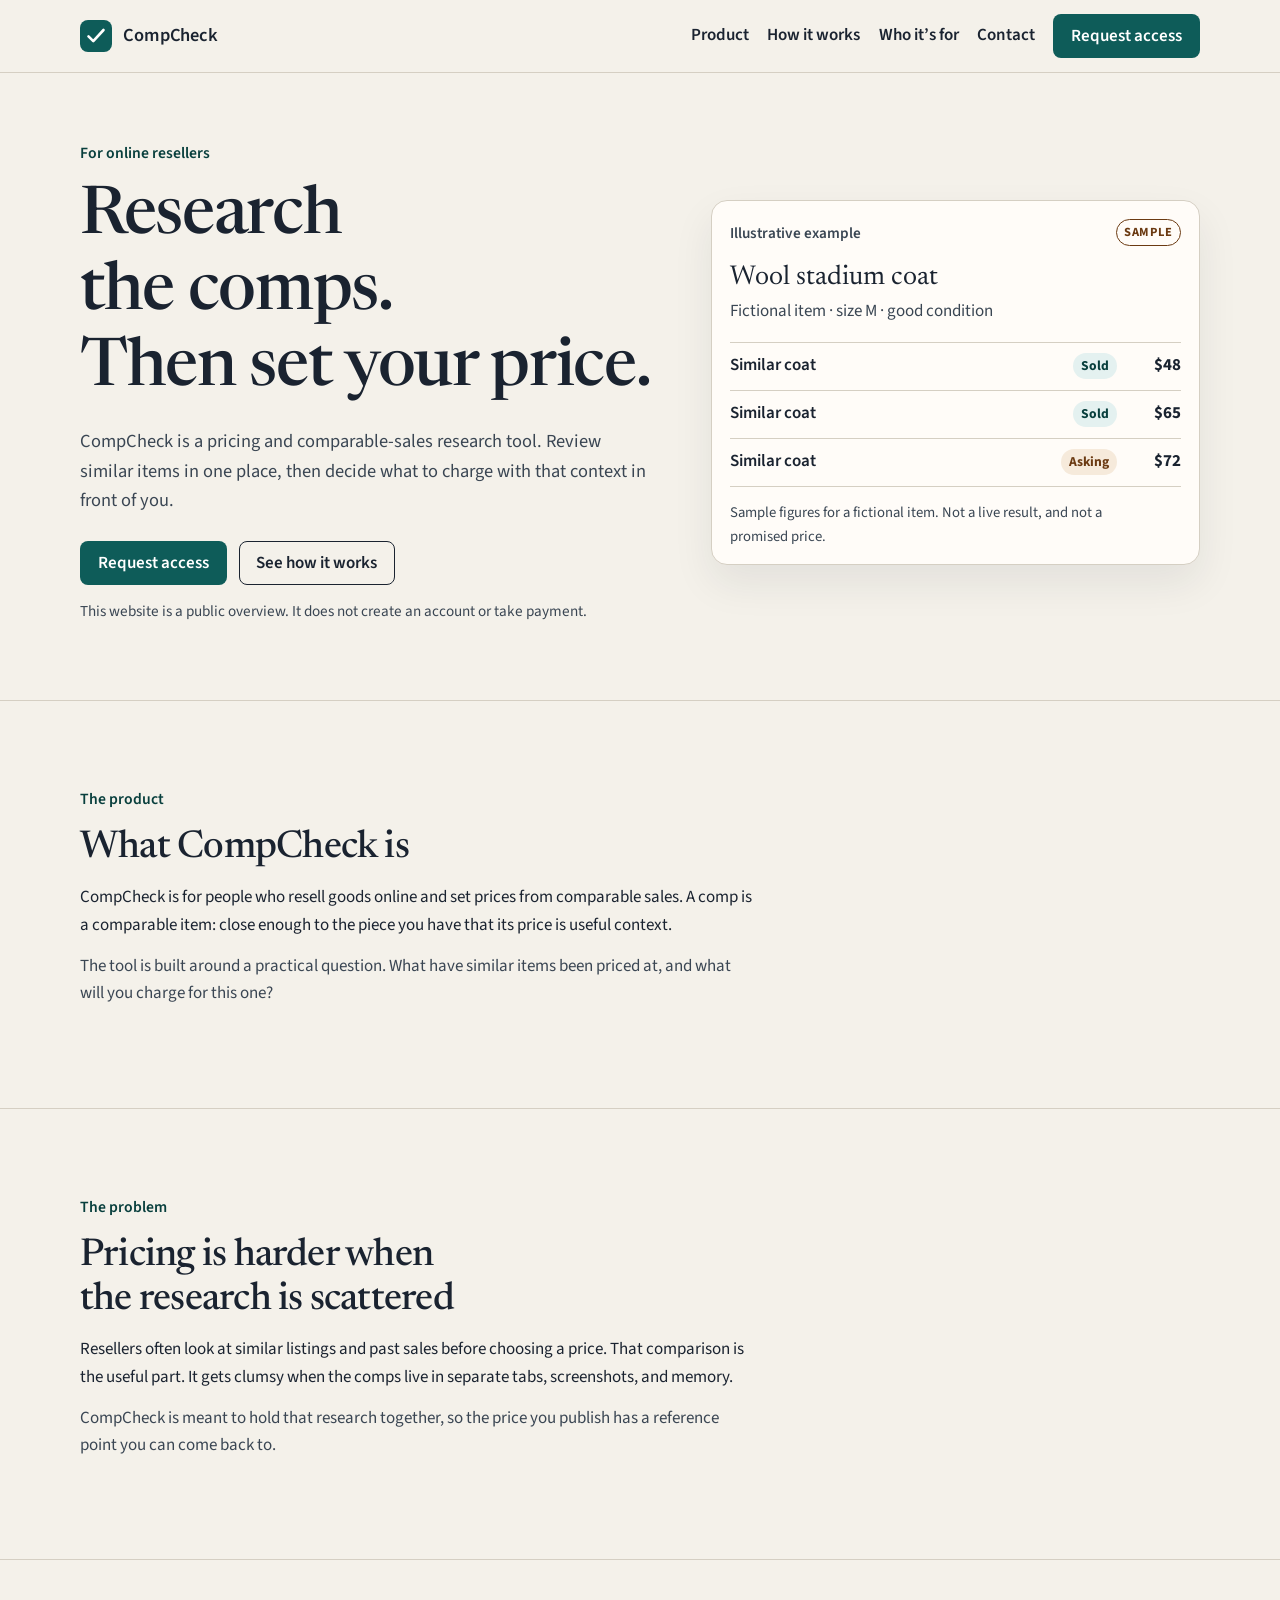
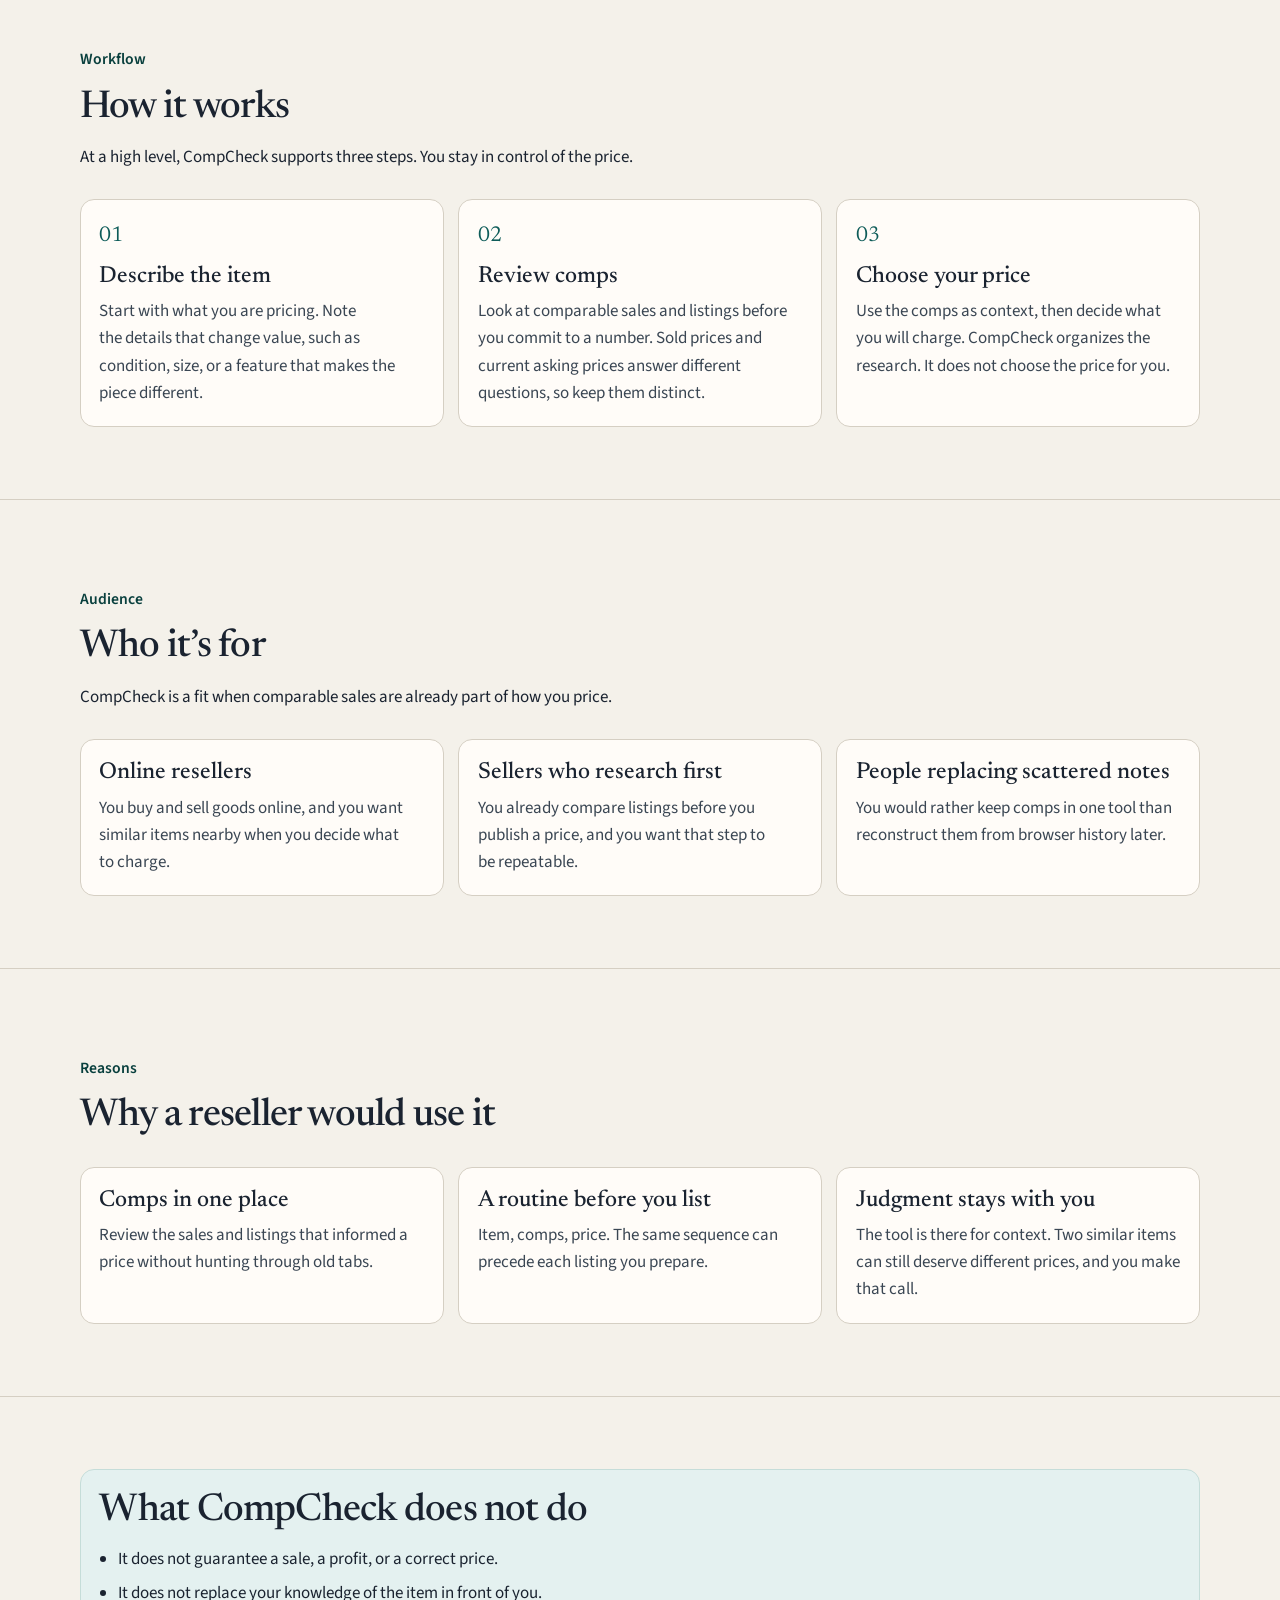
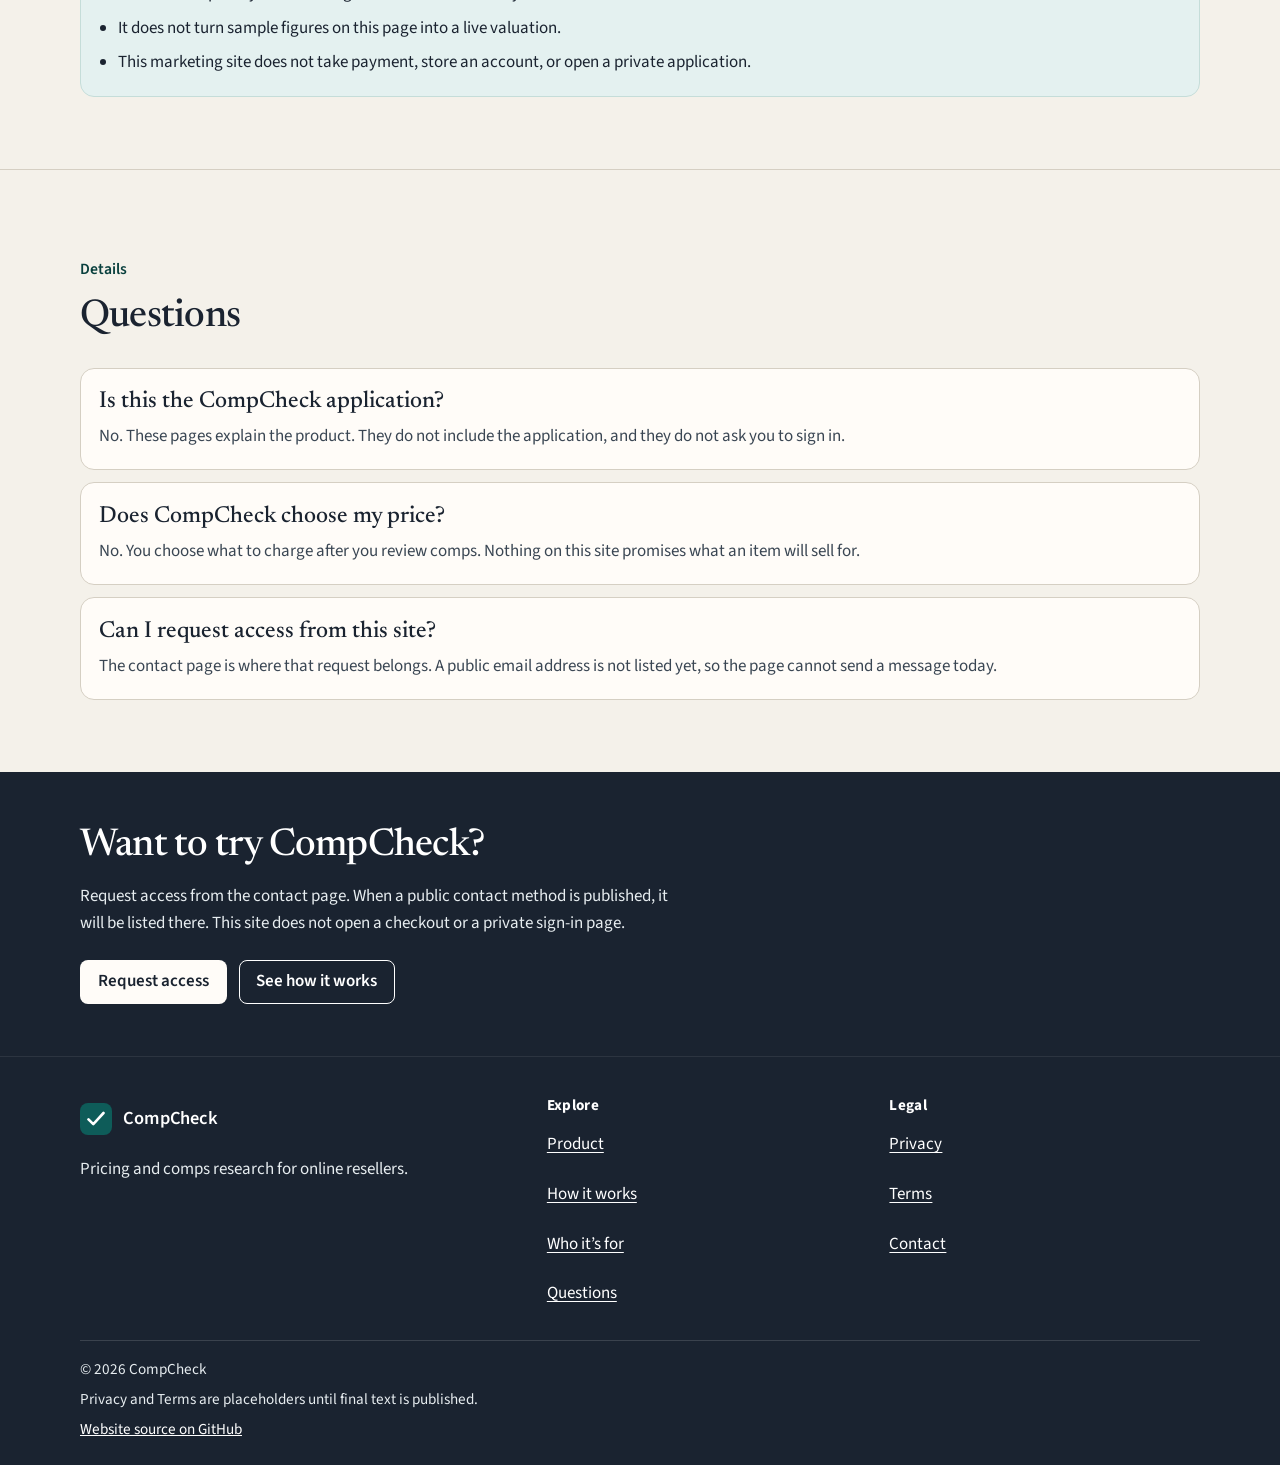
<file: site/index.html>
<!DOCTYPE html>
<html lang="en">
<head>
  <meta charset="utf-8">
  <meta name="viewport" content="width=device-width, initial-scale=1">
  <title>CompCheck — Reseller pricing and comps research</title>
  <meta name="description" content="CompCheck helps online resellers review comparable sales before they choose a price. A public overview of the pricing and comps research tool.">
  <link rel="canonical" href="https://trippythrifter.github.io/COMPCHECK-homepage/">
  <meta name="theme-color" content="#f4f1ea">
  <meta property="og:title" content="CompCheck — Reseller pricing and comps research">
  <meta property="og:description" content="CompCheck helps online resellers review comparable sales before they choose a price.">
  <meta property="og:type" content="website">
  <meta property="og:url" content="https://trippythrifter.github.io/COMPCHECK-homepage/">
  <meta property="og:image" content="https://trippythrifter.github.io/COMPCHECK-homepage/assets/og.png">
  <meta property="og:image:alt" content="CompCheck: research the comps, then set your price.">
  <meta name="twitter:card" content="summary_large_image">
  <meta name="twitter:title" content="CompCheck — Reseller pricing and comps research">
  <meta name="twitter:description" content="CompCheck helps online resellers review comparable sales before they choose a price.">
  <meta name="twitter:image" content="https://trippythrifter.github.io/COMPCHECK-homepage/assets/og.png">
  <link rel="icon" href="assets/favicon.svg" type="image/svg+xml">
  <link rel="icon" href="assets/favicon-32.png" type="image/png" sizes="32x32">
  <link rel="apple-touch-icon" href="assets/apple-touch-icon.png">
  <link rel="preload" href="assets/fonts/source-sans-3-latin.woff2" as="font" type="font/woff2" crossorigin>
  <link rel="preload" href="assets/fonts/newsreader-latin.woff2" as="font" type="font/woff2" crossorigin>
  <link rel="stylesheet" href="css/styles.css">
  <script type="application/ld+json">
  {
    "@context": "https://schema.org",
    "@type": "WebSite",
    "name": "CompCheck",
    "description": "Pricing and comps research for online resellers.",
    "url": "https://trippythrifter.github.io/COMPCHECK-homepage/"
  }
  </script>
  <noscript>
    <style>
      .nav-toggle { display: none !important; }
      .header-inner { flex-wrap: wrap; }
      .site-nav {
        display: flex !important;
        position: static !important;
        flex-direction: column;
        flex-basis: 100%;
        padding-bottom: 0.8rem;
      }
      @media (min-width: 960px) {
        .site-nav {
          flex-direction: row !important;
          align-items: center;
          flex-basis: auto;
          margin-left: auto;
          padding-bottom: 0;
        }
      }
    </style>
  </noscript>
</head>
<body>
  <a class="skip-link" href="#content">Skip to content</a>
  <header class="site-header">
    <div class="wrap header-inner">
      <a class="brand" href="index.html">
        <svg class="brand-mark" width="32" height="32" viewBox="0 0 32 32" aria-hidden="true">
          <rect width="32" height="32" rx="8" fill="#0e5c59"/>
          <path d="M8.5 16.4 13.3 21.2 23.5 10" fill="none" stroke="#ffffff" stroke-width="2.6" stroke-linecap="round" stroke-linejoin="round"/>
        </svg>
        <span class="brand-name">CompCheck</span>
      </a>
      <button class="nav-toggle" type="button" aria-expanded="false" aria-controls="site-menu">
        <span class="nav-toggle-bars" aria-hidden="true"><span></span><span></span><span></span></span>
        <span class="nav-toggle-text">Menu</span>
      </button>
      <nav id="site-menu" class="site-nav" aria-label="Primary">
        <ul class="nav-links">
          <li><a href="#product">Product</a></li>
          <li><a href="#how-it-works">How it works</a></li>
          <li><a href="#who-its-for">Who it’s for</a></li>
          <li><a href="contact.html">Contact</a></li>
        </ul>
        <a class="button button-primary" href="contact.html#request">Request access</a>
      </nav>
    </div>
  </header>

  <main id="content">
    <section class="hero" aria-labelledby="hero-title">
      <div class="wrap hero-grid">
        <div>
          <p class="kicker">For online resellers</p>
          <h1 id="hero-title">Research the comps. <span class="line">Then set your price.</span></h1>
          <p class="lede">CompCheck is a pricing and comparable-sales research tool. Review similar items in one place, then decide what to charge with that context in front of you.</p>
          <div class="hero-actions">
            <a class="button button-primary" href="contact.html#request">Request access</a>
            <a class="button button-secondary" href="#how-it-works">See how it works</a>
          </div>
          <p class="fine-print">This website is a public overview. It does not create an account or take payment.</p>
        </div>

        <aside class="hero-example" aria-labelledby="example-title">
          <div class="example-top">
            <p class="example-label" id="example-title">Illustrative example</p>
            <p class="sample-stamp">Sample</p>
          </div>
          <p class="example-item">Wool stadium coat</p>
          <p class="example-meta">Fictional item · size M · good condition</p>
          <ul class="comp-list" aria-describedby="sample-note">
            <li>
              <span class="comp-name">Similar coat</span>
              <span class="comp-status comp-status-sold">Sold</span>
              <span class="comp-price">$48</span>
            </li>
            <li>
              <span class="comp-name">Similar coat</span>
              <span class="comp-status comp-status-sold">Sold</span>
              <span class="comp-price">$65</span>
            </li>
            <li>
              <span class="comp-name">Similar coat</span>
              <span class="comp-status comp-status-asking">Asking</span>
              <span class="comp-price">$72</span>
            </li>
          </ul>
          <p class="sample-note" id="sample-note">Sample figures for a fictional item. Not a live result, and not a promised price.</p>
        </aside>
      </div>
    </section>

    <section class="section" id="product" aria-labelledby="product-title">
      <div class="wrap">
        <div class="section-intro stack">
          <p class="kicker">The product</p>
          <h2 id="product-title">What CompCheck is</h2>
          <p>CompCheck is for people who resell goods online and set prices from comparable sales. A comp is a comparable item: close enough to the piece you have that its price is useful context.</p>
          <p>The tool is built around a practical question. What have similar items been priced at, and what will you charge for this one?</p>
        </div>
      </div>
    </section>

    <section class="section" id="problem" aria-labelledby="problem-title">
      <div class="wrap">
        <div class="section-intro stack">
          <p class="kicker">The problem</p>
          <h2 id="problem-title">Pricing is harder when the research is scattered</h2>
          <p>Resellers often look at similar listings and past sales before choosing a price. That comparison is the useful part. It gets clumsy when the comps live in separate tabs, screenshots, and memory.</p>
          <p>CompCheck is meant to hold that research together, so the price you publish has a reference point you can come back to.</p>
        </div>
      </div>
    </section>

    <section class="section" id="how-it-works" aria-labelledby="how-title">
      <div class="wrap">
        <div class="section-intro">
          <p class="kicker">Workflow</p>
          <h2 id="how-title">How it works</h2>
          <p>At a high level, CompCheck supports three steps. You stay in control of the price.</p>
        </div>
        <ol class="steps">
          <li>
            <span class="step-num" aria-hidden="true">01</span>
            <h3>Describe the item</h3>
            <p>Start with what you are pricing. Note the details that change value, such as condition, size, or a feature that makes the piece different.</p>
          </li>
          <li>
            <span class="step-num" aria-hidden="true">02</span>
            <h3>Review comps</h3>
            <p>Look at comparable sales and listings before you commit to a number. Sold prices and current asking prices answer different questions, so keep them distinct.</p>
          </li>
          <li>
            <span class="step-num" aria-hidden="true">03</span>
            <h3>Choose your price</h3>
            <p>Use the comps as context, then decide what you will charge. CompCheck organizes the research. It does not choose the price for you.</p>
          </li>
        </ol>
      </div>
    </section>

    <section class="section" id="who-its-for" aria-labelledby="who-title">
      <div class="wrap">
        <div class="section-intro">
          <p class="kicker">Audience</p>
          <h2 id="who-title">Who it’s for</h2>
          <p>CompCheck is a fit when comparable sales are already part of how you price.</p>
        </div>
        <ul class="card-grid">
          <li class="card">
            <h3>Online resellers</h3>
            <p>You buy and sell goods online, and you want similar items nearby when you decide what to charge.</p>
          </li>
          <li class="card">
            <h3>Sellers who research first</h3>
            <p>You already compare listings before you publish a price, and you want that step to be repeatable.</p>
          </li>
          <li class="card">
            <h3>People replacing scattered notes</h3>
            <p>You would rather keep comps in one tool than reconstruct them from browser history later.</p>
          </li>
        </ul>
      </div>
    </section>

    <section class="section" id="why" aria-labelledby="why-title">
      <div class="wrap">
        <div class="section-intro">
          <p class="kicker">Reasons</p>
          <h2 id="why-title">Why a reseller would use it</h2>
        </div>
        <ul class="card-grid">
          <li class="card">
            <h3>Comps in one place</h3>
            <p>Review the sales and listings that informed a price without hunting through old tabs.</p>
          </li>
          <li class="card">
            <h3>A routine before you list</h3>
            <p>Item, comps, price. The same sequence can precede each listing you prepare.</p>
          </li>
          <li class="card">
            <h3>Judgment stays with you</h3>
            <p>The tool is there for context. Two similar items can still deserve different prices, and you make that call.</p>
          </li>
        </ul>
      </div>
    </section>

    <section class="section" id="limits" aria-labelledby="limits-title">
      <div class="wrap">
        <div class="limit-panel">
          <h2 id="limits-title">What CompCheck does not do</h2>
          <ul>
            <li>It does not guarantee a sale, a profit, or a correct price.</li>
            <li>It does not replace your knowledge of the item in front of you.</li>
            <li>It does not turn sample figures on this page into a live valuation.</li>
            <li>This marketing site does not take payment, store an account, or open a private application.</li>
          </ul>
        </div>
      </div>
    </section>

    <section class="section" id="questions" aria-labelledby="questions-title">
      <div class="wrap">
        <div class="section-intro">
          <p class="kicker">Details</p>
          <h2 id="questions-title">Questions</h2>
        </div>
        <ul class="faq">
          <li>
            <h3>Is this the CompCheck application?</h3>
            <p>No. These pages explain the product. They do not include the application, and they do not ask you to sign in.</p>
          </li>
          <li>
            <h3>Does CompCheck choose my price?</h3>
            <p>No. You choose what to charge after you review comps. Nothing on this site promises what an item will sell for.</p>
          </li>
          <li>
            <h3>Can I request access from this site?</h3>
            <p>The contact page is where that request belongs. A public email address is not listed yet, so the page cannot send a message today.</p>
          </li>
        </ul>
      </div>
    </section>

    <section class="cta-band" aria-labelledby="cta-title">
      <div class="wrap">
        <h2 id="cta-title">Want to try CompCheck?</h2>
        <p>Request access from the contact page. When a public contact method is published, it will be listed there. This site does not open a checkout or a private sign-in page.</p>
        <div class="hero-actions">
          <a class="button button-light" href="contact.html#request">Request access</a>
          <a class="button button-on-dark" href="#how-it-works">See how it works</a>
        </div>
      </div>
    </section>
  </main>

  <footer class="site-footer">
    <div class="wrap footer-grid">
      <div>
        <a class="brand" href="index.html">
          <svg class="brand-mark" width="32" height="32" viewBox="0 0 32 32" aria-hidden="true">
            <rect width="32" height="32" rx="8" fill="#0e5c59"/>
            <path d="M8.5 16.4 13.3 21.2 23.5 10" fill="none" stroke="#ffffff" stroke-width="2.6" stroke-linecap="round" stroke-linejoin="round"/>
          </svg>
          <span class="brand-name">CompCheck</span>
        </a>
        <p class="footer-blurb">Pricing and comps research for online resellers.</p>
      </div>
      <nav aria-label="Footer">
        <h2 class="footer-heading">Explore</h2>
        <ul>
          <li><a href="#product">Product</a></li>
          <li><a href="#how-it-works">How it works</a></li>
          <li><a href="#who-its-for">Who it’s for</a></li>
          <li><a href="#questions">Questions</a></li>
        </ul>
      </nav>
      <nav aria-label="Legal">
        <h2 class="footer-heading">Legal</h2>
        <ul>
          <li><a href="privacy.html">Privacy</a></li>
          <li><a href="terms.html">Terms</a></li>
          <li><a href="contact.html">Contact</a></li>
        </ul>
      </nav>
    </div>
    <div class="wrap footer-base">
      <p>© 2026 CompCheck</p>
      <p>Privacy and Terms are placeholders until final text is published.</p>
      <p><a href="https://github.com/TrippyThrifter/COMPCHECK-homepage">Website source on GitHub</a></p>
    </div>
  </footer>
  <script src="js/nav.js" defer></script>
</body>
</html>
</file>
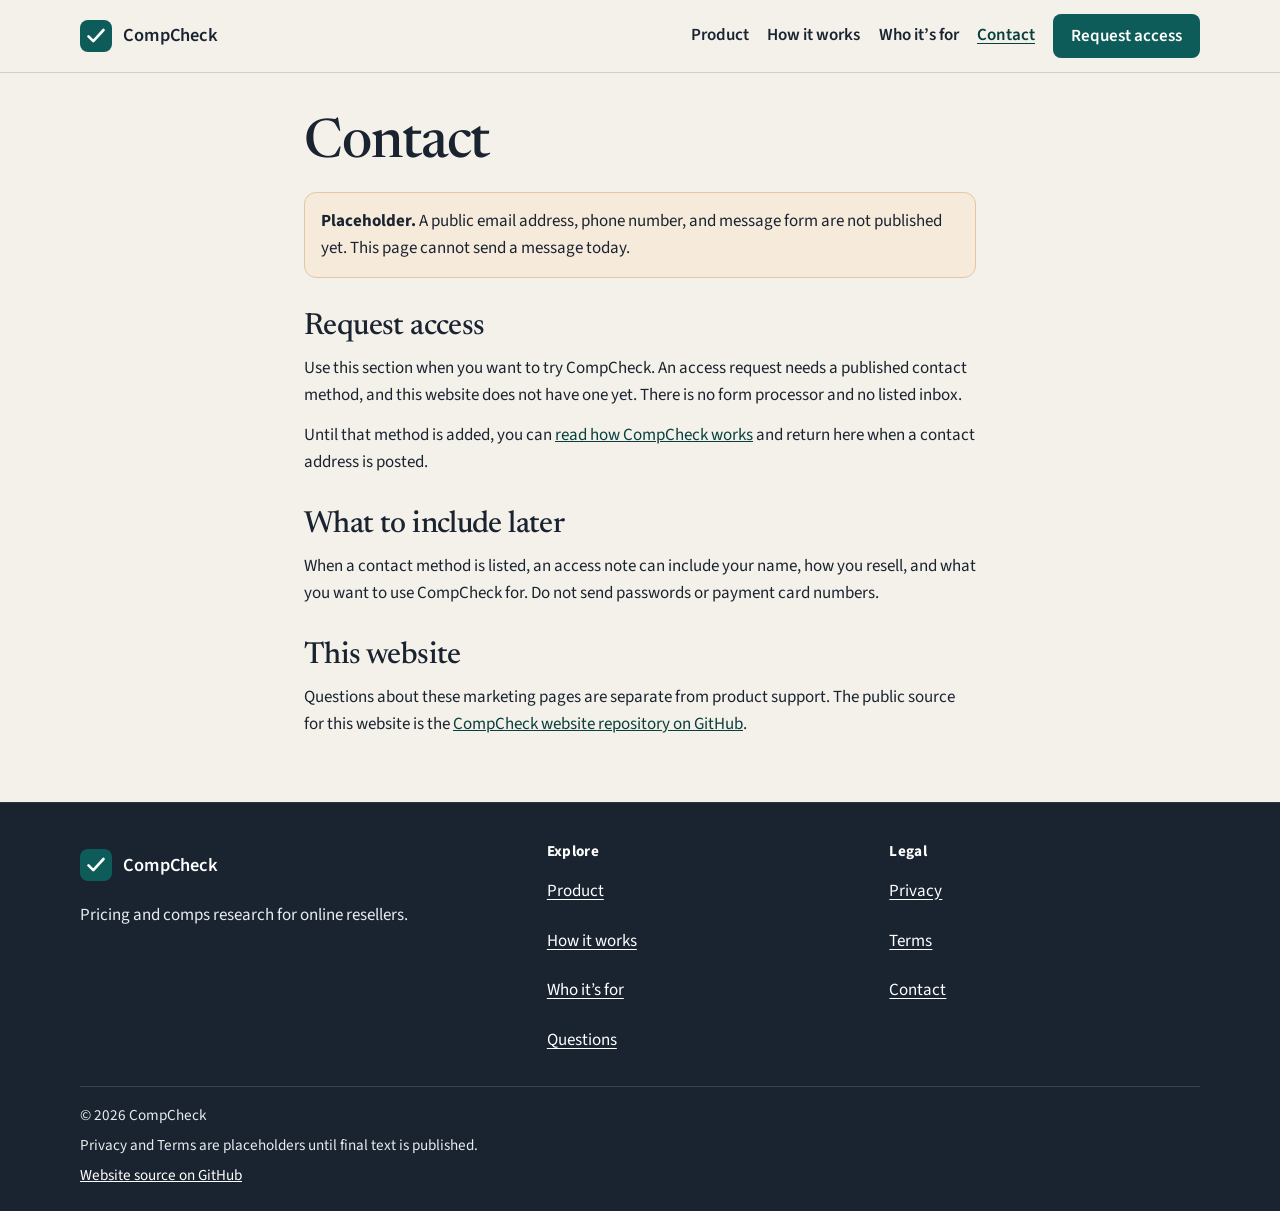
<file: site/contact.html>
<!DOCTYPE html>
<html lang="en">
<head>
  <meta charset="utf-8">
  <meta name="viewport" content="width=device-width, initial-scale=1">
  <title>Contact — CompCheck</title>
  <meta name="description" content="Contact and access requests for CompCheck. A public email address is not published on this page yet.">
  <link rel="canonical" href="https://trippythrifter.github.io/COMPCHECK-homepage/contact.html">
  <meta name="theme-color" content="#f4f1ea">
  <meta property="og:title" content="Contact — CompCheck">
  <meta property="og:description" content="Contact and access requests for CompCheck. A public inbox is not listed yet.">
  <meta property="og:type" content="website">
  <meta property="og:url" content="https://trippythrifter.github.io/COMPCHECK-homepage/contact.html">
  <link rel="icon" href="assets/favicon.svg" type="image/svg+xml">
  <link rel="icon" href="assets/favicon-32.png" type="image/png" sizes="32x32">
  <link rel="apple-touch-icon" href="assets/apple-touch-icon.png">
  <link rel="preload" href="assets/fonts/source-sans-3-latin.woff2" as="font" type="font/woff2" crossorigin>
  <link rel="preload" href="assets/fonts/newsreader-latin.woff2" as="font" type="font/woff2" crossorigin>
  <link rel="stylesheet" href="css/styles.css">
  <noscript>
    <style>
      .nav-toggle { display: none !important; }
      .header-inner { flex-wrap: wrap; }
      .site-nav {
        display: flex !important;
        position: static !important;
        flex-direction: column;
        flex-basis: 100%;
        padding-bottom: 0.8rem;
      }
      @media (min-width: 960px) {
        .site-nav {
          flex-direction: row !important;
          align-items: center;
          flex-basis: auto;
          margin-left: auto;
          padding-bottom: 0;
        }
      }
    </style>
  </noscript>
</head>
<body>
  <a class="skip-link" href="#content">Skip to content</a>
  <header class="site-header">
    <div class="wrap header-inner">
      <a class="brand" href="index.html">
        <svg class="brand-mark" width="32" height="32" viewBox="0 0 32 32" aria-hidden="true">
          <rect width="32" height="32" rx="8" fill="#0e5c59"/>
          <path d="M8.5 16.4 13.3 21.2 23.5 10" fill="none" stroke="#ffffff" stroke-width="2.6" stroke-linecap="round" stroke-linejoin="round"/>
        </svg>
        <span class="brand-name">CompCheck</span>
      </a>
      <button class="nav-toggle" type="button" aria-expanded="false" aria-controls="site-menu">
        <span class="nav-toggle-bars" aria-hidden="true"><span></span><span></span><span></span></span>
        <span class="nav-toggle-text">Menu</span>
      </button>
      <nav id="site-menu" class="site-nav" aria-label="Primary">
        <ul class="nav-links">
          <li><a href="index.html#product">Product</a></li>
          <li><a href="index.html#how-it-works">How it works</a></li>
          <li><a href="index.html#who-its-for">Who it’s for</a></li>
          <li><a href="contact.html" aria-current="page">Contact</a></li>
        </ul>
        <a class="button button-primary" href="#request">Request access</a>
      </nav>
    </div>
  </header>

  <main id="content" class="page-main">
    <div class="wrap prose">
      <h1>Contact</h1>
      <p class="notice" role="note"><strong>Placeholder.</strong> A public email address, phone number, and message form are not published yet. This page cannot send a message today.</p>

      <h2 id="request">Request access</h2>
      <p>Use this section when you want to try CompCheck. An access request needs a published contact method, and this website does not have one yet. There is no form processor and no listed inbox.</p>
      <p>Until that method is added, you can <a href="index.html#how-it-works">read how CompCheck works</a> and return here when a contact address is posted.</p>

      <h2>What to include later</h2>
      <p>When a contact method is listed, an access note can include your name, how you resell, and what you want to use CompCheck for. Do not send passwords or payment card numbers.</p>

      <h2>This website</h2>
      <p>Questions about these marketing pages are separate from product support. The public source for this website is the <a href="https://github.com/TrippyThrifter/COMPCHECK-homepage">CompCheck website repository on GitHub</a>.</p>
    </div>
  </main>

  <footer class="site-footer">
    <div class="wrap footer-grid">
      <div>
        <a class="brand" href="index.html">
          <svg class="brand-mark" width="32" height="32" viewBox="0 0 32 32" aria-hidden="true">
            <rect width="32" height="32" rx="8" fill="#0e5c59"/>
            <path d="M8.5 16.4 13.3 21.2 23.5 10" fill="none" stroke="#ffffff" stroke-width="2.6" stroke-linecap="round" stroke-linejoin="round"/>
          </svg>
          <span class="brand-name">CompCheck</span>
        </a>
        <p class="footer-blurb">Pricing and comps research for online resellers.</p>
      </div>
      <nav aria-label="Footer">
        <h2 class="footer-heading">Explore</h2>
        <ul>
          <li><a href="index.html#product">Product</a></li>
          <li><a href="index.html#how-it-works">How it works</a></li>
          <li><a href="index.html#who-its-for">Who it’s for</a></li>
          <li><a href="index.html#questions">Questions</a></li>
        </ul>
      </nav>
      <nav aria-label="Legal">
        <h2 class="footer-heading">Legal</h2>
        <ul>
          <li><a href="privacy.html">Privacy</a></li>
          <li><a href="terms.html">Terms</a></li>
          <li><a href="contact.html" aria-current="page">Contact</a></li>
        </ul>
      </nav>
    </div>
    <div class="wrap footer-base">
      <p>© 2026 CompCheck</p>
      <p>Privacy and Terms are placeholders until final text is published.</p>
      <p><a href="https://github.com/TrippyThrifter/COMPCHECK-homepage">Website source on GitHub</a></p>
    </div>
  </footer>
  <script src="js/nav.js" defer></script>
</body>
</html>
</file>
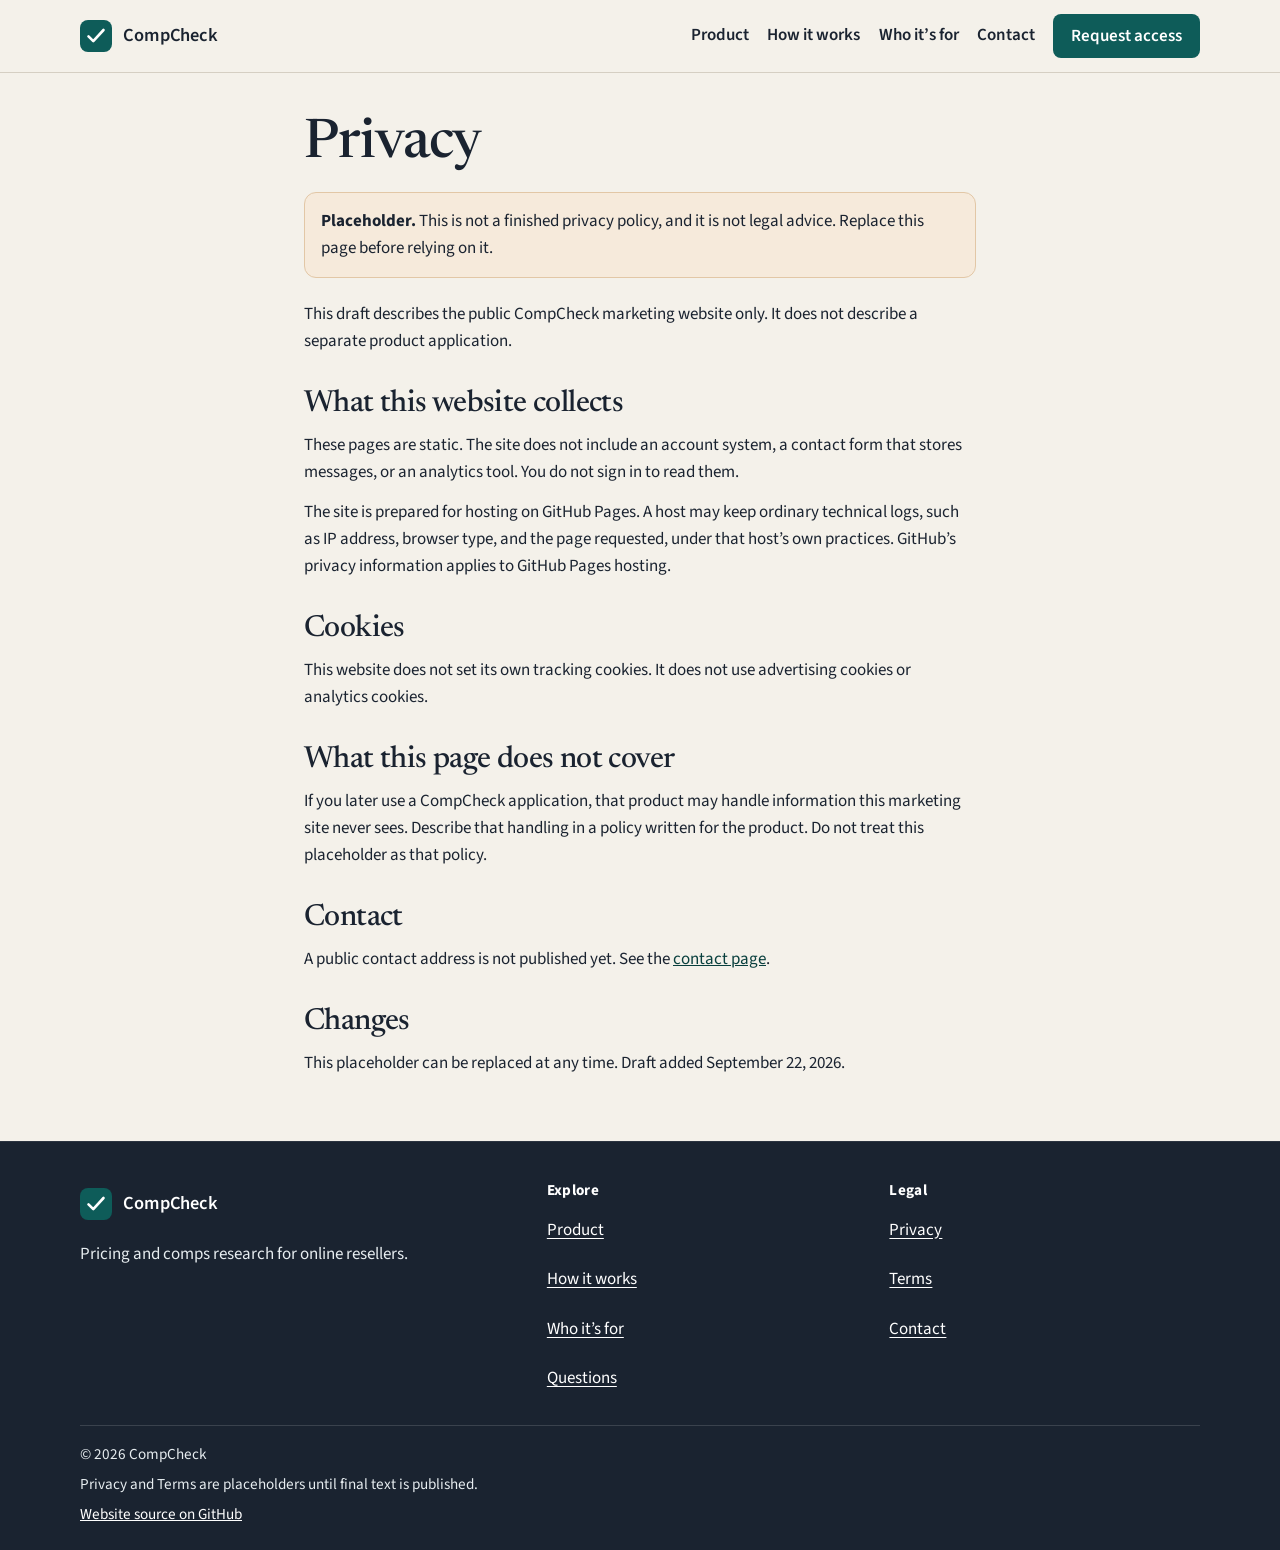
<file: site/privacy.html>
<!DOCTYPE html>
<html lang="en">
<head>
  <meta charset="utf-8">
  <meta name="viewport" content="width=device-width, initial-scale=1">
  <title>Privacy — CompCheck</title>
  <meta name="description" content="Placeholder privacy notice for the public CompCheck marketing website. Not a finished privacy policy.">
  <link rel="canonical" href="https://trippythrifter.github.io/COMPCHECK-homepage/privacy.html">
  <meta name="theme-color" content="#f4f1ea">
  <meta property="og:title" content="Privacy — CompCheck">
  <meta property="og:description" content="Placeholder privacy notice for the public CompCheck marketing website.">
  <meta property="og:type" content="website">
  <meta property="og:url" content="https://trippythrifter.github.io/COMPCHECK-homepage/privacy.html">
  <link rel="icon" href="assets/favicon.svg" type="image/svg+xml">
  <link rel="icon" href="assets/favicon-32.png" type="image/png" sizes="32x32">
  <link rel="apple-touch-icon" href="assets/apple-touch-icon.png">
  <link rel="preload" href="assets/fonts/source-sans-3-latin.woff2" as="font" type="font/woff2" crossorigin>
  <link rel="preload" href="assets/fonts/newsreader-latin.woff2" as="font" type="font/woff2" crossorigin>
  <link rel="stylesheet" href="css/styles.css">
  <noscript>
    <style>
      .nav-toggle { display: none !important; }
      .header-inner { flex-wrap: wrap; }
      .site-nav {
        display: flex !important;
        position: static !important;
        flex-direction: column;
        flex-basis: 100%;
        padding-bottom: 0.8rem;
      }
      @media (min-width: 960px) {
        .site-nav {
          flex-direction: row !important;
          align-items: center;
          flex-basis: auto;
          margin-left: auto;
          padding-bottom: 0;
        }
      }
    </style>
  </noscript>
</head>
<body>
  <a class="skip-link" href="#content">Skip to content</a>
  <header class="site-header">
    <div class="wrap header-inner">
      <a class="brand" href="index.html">
        <svg class="brand-mark" width="32" height="32" viewBox="0 0 32 32" aria-hidden="true">
          <rect width="32" height="32" rx="8" fill="#0e5c59"/>
          <path d="M8.5 16.4 13.3 21.2 23.5 10" fill="none" stroke="#ffffff" stroke-width="2.6" stroke-linecap="round" stroke-linejoin="round"/>
        </svg>
        <span class="brand-name">CompCheck</span>
      </a>
      <button class="nav-toggle" type="button" aria-expanded="false" aria-controls="site-menu">
        <span class="nav-toggle-bars" aria-hidden="true"><span></span><span></span><span></span></span>
        <span class="nav-toggle-text">Menu</span>
      </button>
      <nav id="site-menu" class="site-nav" aria-label="Primary">
        <ul class="nav-links">
          <li><a href="index.html#product">Product</a></li>
          <li><a href="index.html#how-it-works">How it works</a></li>
          <li><a href="index.html#who-its-for">Who it’s for</a></li>
          <li><a href="contact.html">Contact</a></li>
        </ul>
        <a class="button button-primary" href="contact.html#request">Request access</a>
      </nav>
    </div>
  </header>

  <main id="content" class="page-main">
    <div class="wrap prose">
      <h1>Privacy</h1>
      <p class="notice" role="note"><strong>Placeholder.</strong> This is not a finished privacy policy, and it is not legal advice. Replace this page before relying on it.</p>
      <p>This draft describes the public CompCheck marketing website only. It does not describe a separate product application.</p>

      <h2>What this website collects</h2>
      <p>These pages are static. The site does not include an account system, a contact form that stores messages, or an analytics tool. You do not sign in to read them.</p>
      <p>The site is prepared for hosting on GitHub Pages. A host may keep ordinary technical logs, such as IP address, browser type, and the page requested, under that host’s own practices. GitHub’s privacy information applies to GitHub Pages hosting.</p>

      <h2>Cookies</h2>
      <p>This website does not set its own tracking cookies. It does not use advertising cookies or analytics cookies.</p>

      <h2>What this page does not cover</h2>
      <p>If you later use a CompCheck application, that product may handle information this marketing site never sees. Describe that handling in a policy written for the product. Do not treat this placeholder as that policy.</p>

      <h2>Contact</h2>
      <p>A public contact address is not published yet. See the <a href="contact.html">contact page</a>.</p>

      <h2>Changes</h2>
      <p>This placeholder can be replaced at any time. Draft added <time datetime="2026-09-22">September 22, 2026</time>.</p>
    </div>
  </main>

  <footer class="site-footer">
    <div class="wrap footer-grid">
      <div>
        <a class="brand" href="index.html">
          <svg class="brand-mark" width="32" height="32" viewBox="0 0 32 32" aria-hidden="true">
            <rect width="32" height="32" rx="8" fill="#0e5c59"/>
            <path d="M8.5 16.4 13.3 21.2 23.5 10" fill="none" stroke="#ffffff" stroke-width="2.6" stroke-linecap="round" stroke-linejoin="round"/>
          </svg>
          <span class="brand-name">CompCheck</span>
        </a>
        <p class="footer-blurb">Pricing and comps research for online resellers.</p>
      </div>
      <nav aria-label="Footer">
        <h2 class="footer-heading">Explore</h2>
        <ul>
          <li><a href="index.html#product">Product</a></li>
          <li><a href="index.html#how-it-works">How it works</a></li>
          <li><a href="index.html#who-its-for">Who it’s for</a></li>
          <li><a href="index.html#questions">Questions</a></li>
        </ul>
      </nav>
      <nav aria-label="Legal">
        <h2 class="footer-heading">Legal</h2>
        <ul>
          <li><a href="privacy.html" aria-current="page">Privacy</a></li>
          <li><a href="terms.html">Terms</a></li>
          <li><a href="contact.html">Contact</a></li>
        </ul>
      </nav>
    </div>
    <div class="wrap footer-base">
      <p>© 2026 CompCheck</p>
      <p>Privacy and Terms are placeholders until final text is published.</p>
      <p><a href="https://github.com/TrippyThrifter/COMPCHECK-homepage">Website source on GitHub</a></p>
    </div>
  </footer>
  <script src="js/nav.js" defer></script>
</body>
</html>
</file>
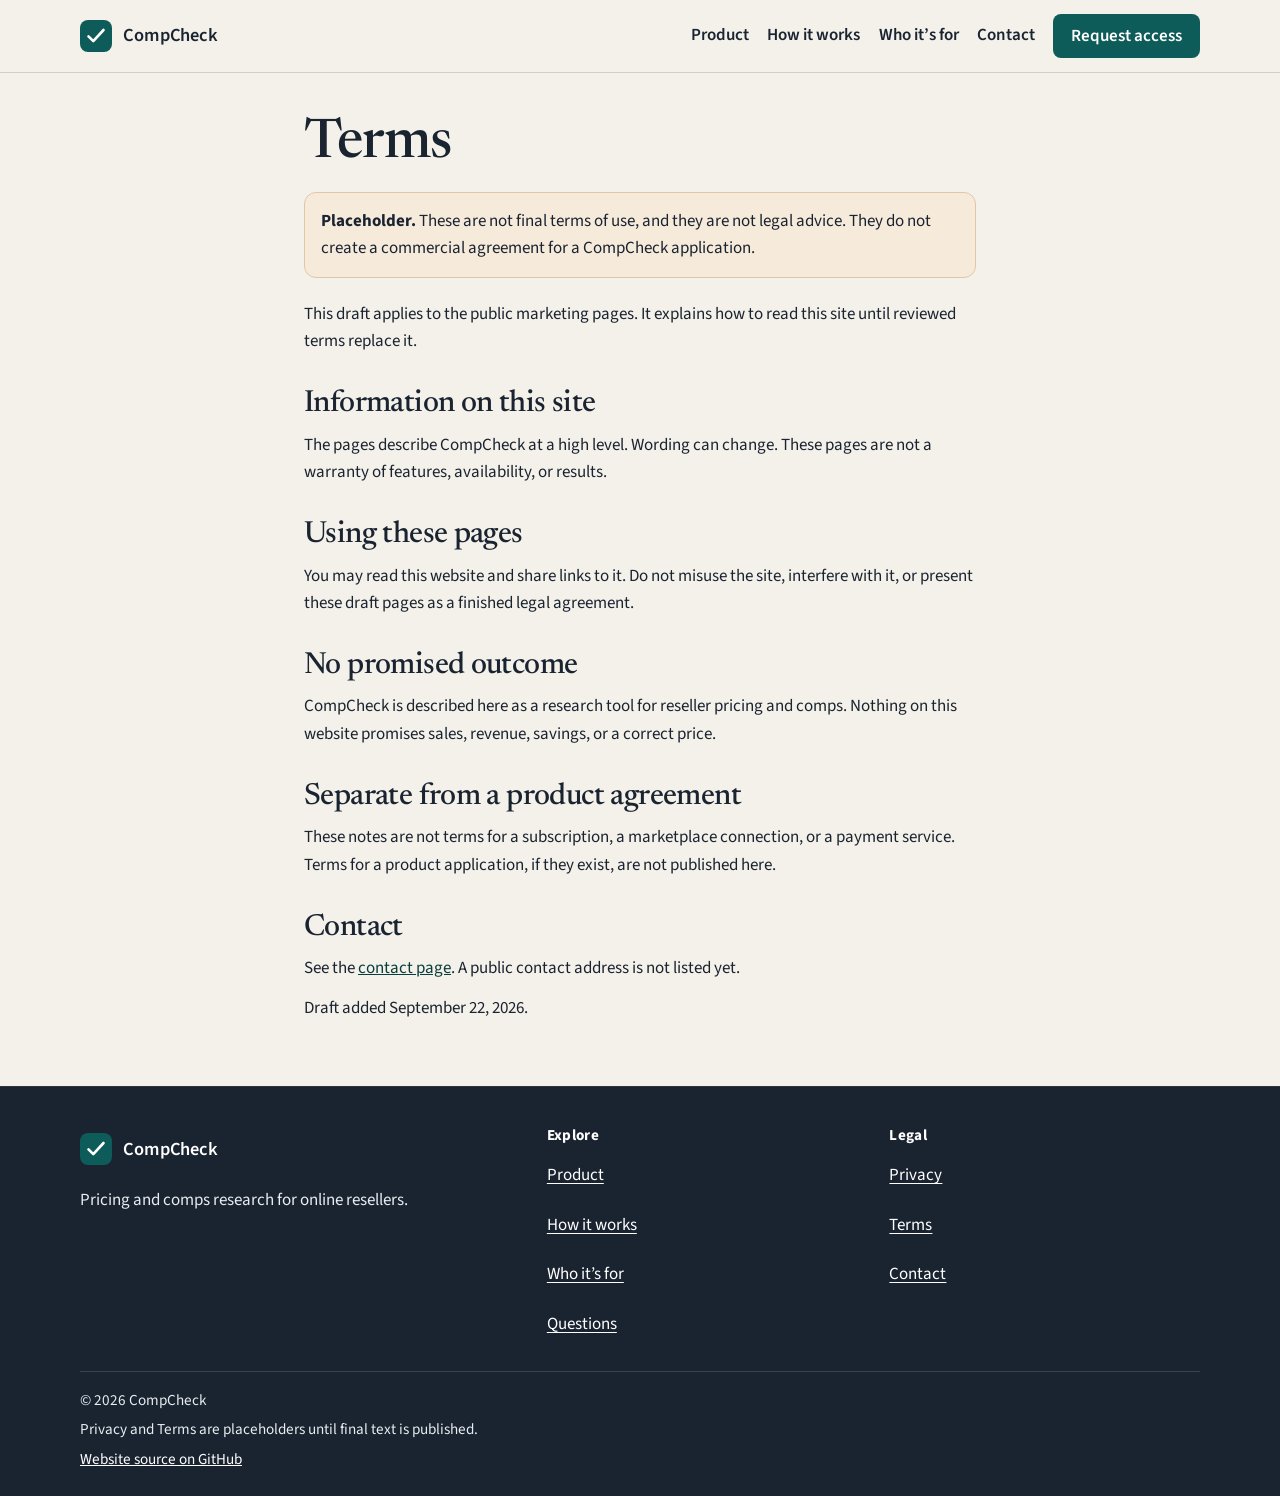
<file: site/terms.html>
<!DOCTYPE html>
<html lang="en">
<head>
  <meta charset="utf-8">
  <meta name="viewport" content="width=device-width, initial-scale=1">
  <title>Terms — CompCheck</title>
  <meta name="description" content="Placeholder terms for the public CompCheck marketing website. Not a finished legal agreement.">
  <link rel="canonical" href="https://trippythrifter.github.io/COMPCHECK-homepage/terms.html">
  <meta name="theme-color" content="#f4f1ea">
  <meta property="og:title" content="Terms — CompCheck">
  <meta property="og:description" content="Placeholder terms for the public CompCheck marketing website.">
  <meta property="og:type" content="website">
  <meta property="og:url" content="https://trippythrifter.github.io/COMPCHECK-homepage/terms.html">
  <link rel="icon" href="assets/favicon.svg" type="image/svg+xml">
  <link rel="icon" href="assets/favicon-32.png" type="image/png" sizes="32x32">
  <link rel="apple-touch-icon" href="assets/apple-touch-icon.png">
  <link rel="preload" href="assets/fonts/source-sans-3-latin.woff2" as="font" type="font/woff2" crossorigin>
  <link rel="preload" href="assets/fonts/newsreader-latin.woff2" as="font" type="font/woff2" crossorigin>
  <link rel="stylesheet" href="css/styles.css">
  <noscript>
    <style>
      .nav-toggle { display: none !important; }
      .header-inner { flex-wrap: wrap; }
      .site-nav {
        display: flex !important;
        position: static !important;
        flex-direction: column;
        flex-basis: 100%;
        padding-bottom: 0.8rem;
      }
      @media (min-width: 960px) {
        .site-nav {
          flex-direction: row !important;
          align-items: center;
          flex-basis: auto;
          margin-left: auto;
          padding-bottom: 0;
        }
      }
    </style>
  </noscript>
</head>
<body>
  <a class="skip-link" href="#content">Skip to content</a>
  <header class="site-header">
    <div class="wrap header-inner">
      <a class="brand" href="index.html">
        <svg class="brand-mark" width="32" height="32" viewBox="0 0 32 32" aria-hidden="true">
          <rect width="32" height="32" rx="8" fill="#0e5c59"/>
          <path d="M8.5 16.4 13.3 21.2 23.5 10" fill="none" stroke="#ffffff" stroke-width="2.6" stroke-linecap="round" stroke-linejoin="round"/>
        </svg>
        <span class="brand-name">CompCheck</span>
      </a>
      <button class="nav-toggle" type="button" aria-expanded="false" aria-controls="site-menu">
        <span class="nav-toggle-bars" aria-hidden="true"><span></span><span></span><span></span></span>
        <span class="nav-toggle-text">Menu</span>
      </button>
      <nav id="site-menu" class="site-nav" aria-label="Primary">
        <ul class="nav-links">
          <li><a href="index.html#product">Product</a></li>
          <li><a href="index.html#how-it-works">How it works</a></li>
          <li><a href="index.html#who-its-for">Who it’s for</a></li>
          <li><a href="contact.html">Contact</a></li>
        </ul>
        <a class="button button-primary" href="contact.html#request">Request access</a>
      </nav>
    </div>
  </header>

  <main id="content" class="page-main">
    <div class="wrap prose">
      <h1>Terms</h1>
      <p class="notice" role="note"><strong>Placeholder.</strong> These are not final terms of use, and they are not legal advice. They do not create a commercial agreement for a CompCheck application.</p>
      <p>This draft applies to the public marketing pages. It explains how to read this site until reviewed terms replace it.</p>

      <h2>Information on this site</h2>
      <p>The pages describe CompCheck at a high level. Wording can change. These pages are not a warranty of features, availability, or results.</p>

      <h2>Using these pages</h2>
      <p>You may read this website and share links to it. Do not misuse the site, interfere with it, or present these draft pages as a finished legal agreement.</p>

      <h2>No promised outcome</h2>
      <p>CompCheck is described here as a research tool for reseller pricing and comps. Nothing on this website promises sales, revenue, savings, or a correct price.</p>

      <h2>Separate from a product agreement</h2>
      <p>These notes are not terms for a subscription, a marketplace connection, or a payment service. Terms for a product application, if they exist, are not published here.</p>

      <h2>Contact</h2>
      <p>See the <a href="contact.html">contact page</a>. A public contact address is not listed yet.</p>
      <p>Draft added <time datetime="2026-09-22">September 22, 2026</time>.</p>
    </div>
  </main>

  <footer class="site-footer">
    <div class="wrap footer-grid">
      <div>
        <a class="brand" href="index.html">
          <svg class="brand-mark" width="32" height="32" viewBox="0 0 32 32" aria-hidden="true">
            <rect width="32" height="32" rx="8" fill="#0e5c59"/>
            <path d="M8.5 16.4 13.3 21.2 23.5 10" fill="none" stroke="#ffffff" stroke-width="2.6" stroke-linecap="round" stroke-linejoin="round"/>
          </svg>
          <span class="brand-name">CompCheck</span>
        </a>
        <p class="footer-blurb">Pricing and comps research for online resellers.</p>
      </div>
      <nav aria-label="Footer">
        <h2 class="footer-heading">Explore</h2>
        <ul>
          <li><a href="index.html#product">Product</a></li>
          <li><a href="index.html#how-it-works">How it works</a></li>
          <li><a href="index.html#who-its-for">Who it’s for</a></li>
          <li><a href="index.html#questions">Questions</a></li>
        </ul>
      </nav>
      <nav aria-label="Legal">
        <h2 class="footer-heading">Legal</h2>
        <ul>
          <li><a href="privacy.html">Privacy</a></li>
          <li><a href="terms.html" aria-current="page">Terms</a></li>
          <li><a href="contact.html">Contact</a></li>
        </ul>
      </nav>
    </div>
    <div class="wrap footer-base">
      <p>© 2026 CompCheck</p>
      <p>Privacy and Terms are placeholders until final text is published.</p>
      <p><a href="https://github.com/TrippyThrifter/COMPCHECK-homepage">Website source on GitHub</a></p>
    </div>
  </footer>
  <script src="js/nav.js" defer></script>
</body>
</html>
</file>
<file: site/css/styles.css>
/* CompCheck marketing site
   Newsreader and Source Sans 3 are used under the SIL Open Font License.
   License texts: ../assets/fonts/OFL-Newsreader.txt and OFL-SourceSans3.txt. */

@font-face {
  font-family: "Newsreader";
  font-style: normal;
  font-weight: 400 700;
  font-display: swap;
  src: url("../assets/fonts/newsreader-latin.woff2") format("woff2");
}

@font-face {
  font-family: "Source Sans 3";
  font-style: normal;
  font-weight: 400 700;
  font-display: swap;
  src: url("../assets/fonts/source-sans-3-latin.woff2") format("woff2");
}

:root {
  --paper: #f4f1ea;
  --paper-2: #e8e2d6;
  --ink: #1a2330;
  --ink-soft: #3a4653;
  --line: #d5cfc3;
  --white: #fffcf8;
  --teal: #0e5c59;
  --teal-deep: #083f3d;
  --teal-soft: #e4f1f0;
  --copper: #6b3a12;
  --copper-soft: #f6eadb;
  --footer: #1a2330;
  --footer-text: #e7edf0;
  --shadow: 0 18px 40px rgba(26, 35, 48, 0.08);
  --serif: "Newsreader", "Iowan Old Style", "Palatino Linotype", Palatino, Georgia, serif;
  --sans: "Source Sans 3", "Segoe UI", sans-serif;
  --wrap: 1120px;
  --header-offset: 5.25rem;
}

*,
*::before,
*::after {
  box-sizing: border-box;
}

html {
  color-scheme: light;
}

@media (prefers-reduced-motion: no-preference) {
  html {
    scroll-behavior: smooth;
  }
}

body {
  margin: 0;
  background: var(--paper);
  color: var(--ink);
  font-family: var(--sans);
  font-size: 1.0625rem;
  font-weight: 400;
  font-synthesis: none;
  line-height: 1.6;
}

img,
svg {
  max-width: 100%;
  display: block;
}

h1,
h2,
h3,
p,
ul,
ol,
dl,
figure,
blockquote {
  margin: 0;
}

h1,
h2,
h3 {
  font-family: var(--serif);
  font-weight: 500;
  line-height: 1.15;
  text-wrap: balance;
}

h1 {
  font-size: clamp(2.35rem, 6vw, 4.15rem);
  letter-spacing: -0.02em;
}

h2 {
  font-size: clamp(1.85rem, 3vw, 2.6rem);
  letter-spacing: -0.02em;
}

h3 {
  font-size: 1.45rem;
  line-height: 1.25;
}

p,
li,
dd {
  text-wrap: pretty;
}

a {
  color: var(--teal-deep);
}

a:hover {
  color: var(--teal);
}

:focus-visible {
  outline: 3px solid var(--teal);
  outline-offset: 3px;
}

::selection {
  background: #cfe4e2;
  color: var(--ink);
}

.skip-link {
  position: absolute;
  left: 1rem;
  top: 0.75rem;
  z-index: 40;
  transform: translateY(-160%);
  background: var(--ink);
  color: var(--white);
  padding: 0.7rem 1rem;
  border-radius: 8px;
  text-decoration: none;
  font-weight: 600;
}

.skip-link:focus {
  transform: none;
}

.wrap {
  width: min(var(--wrap), calc(100% - 2rem));
  margin-inline: auto;
}

[id] {
  scroll-margin-top: var(--header-offset);
}

.site-header {
  position: sticky;
  top: 0;
  z-index: 30;
  background: var(--paper);
  border-bottom: 1px solid var(--line);
}

.header-inner {
  position: relative;
  display: flex;
  align-items: center;
  justify-content: space-between;
  min-height: 4.5rem;
  gap: 1rem;
}

.brand {
  display: inline-flex;
  align-items: center;
  gap: 0.7rem;
  color: var(--ink);
  text-decoration: none;
  font-weight: 600;
  letter-spacing: -0.01em;
  min-height: 44px;
}

.brand-name {
  font-size: 1.15rem;
}

.brand-mark {
  width: 32px;
  height: 32px;
  flex: none;
}

.nav-toggle {
  display: inline-flex;
  align-items: center;
  gap: 0.55rem;
  min-height: 44px;
  min-width: 44px;
  padding: 0.4rem 0.7rem;
  border: 1px solid var(--ink);
  border-radius: 8px;
  background: transparent;
  color: var(--ink);
  font: inherit;
  font-weight: 600;
  cursor: pointer;
}

.nav-toggle:hover {
  background: var(--paper-2);
}

.nav-toggle-bars {
  display: inline-flex;
  flex-direction: column;
  justify-content: center;
  gap: 4px;
  width: 16px;
}

.nav-toggle-bars span {
  display: block;
  height: 2px;
  background: currentColor;
  border-radius: 1px;
}

.site-nav {
  display: none;
}

.site-nav.is-open {
  display: flex;
  flex-direction: column;
  align-items: stretch;
  gap: 0.35rem;
  position: absolute;
  top: calc(100% + 1px);
  left: 0;
  right: 0;
  padding: 0.4rem 0 1rem;
  background: var(--paper);
  border-bottom: 1px solid var(--line);
  box-shadow: 0 16px 24px rgba(26, 35, 48, 0.08);
}

.nav-links {
  list-style: none;
  margin: 0;
  padding: 0;
  display: flex;
  flex-direction: column;
}

.nav-links a {
  display: flex;
  align-items: center;
  min-height: 44px;
  color: var(--ink);
  text-decoration: none;
  font-weight: 600;
}

.nav-links a:hover,
.nav-links a[aria-current="page"] {
  color: var(--teal-deep);
  text-decoration: underline;
  text-underline-offset: 0.2em;
}

.site-nav .button {
  margin-top: 0.35rem;
}

.button {
  display: inline-flex;
  align-items: center;
  justify-content: center;
  min-height: 44px;
  padding: 0.65rem 1.05rem;
  border-radius: 8px;
  border: 1.5px solid transparent;
  text-decoration: none;
  font-weight: 600;
  line-height: 1.2;
}

.button-primary {
  background: var(--teal);
  color: #ffffff;
}

.button-primary:hover {
  background: var(--teal-deep);
  color: #ffffff;
}

.button-secondary {
  background: transparent;
  color: var(--ink);
  border-color: var(--ink);
}

.button-secondary:hover {
  background: var(--paper-2);
  color: var(--ink);
}

.button-on-dark {
  color: #ffffff;
  border-color: #ffffff;
  background: transparent;
}

.button-on-dark:hover {
  background: rgba(255, 255, 255, 0.12);
  color: #ffffff;
}

.button-light {
  background: var(--white);
  color: var(--ink);
}

.button-light:hover {
  background: var(--teal-soft);
  color: var(--ink);
}

.hero {
  padding: 2.75rem 0 3.25rem;
}

.hero-grid {
  display: grid;
  gap: 2.25rem;
}

.kicker {
  margin-bottom: 0.85rem;
  color: var(--teal-deep);
  font-size: 0.98rem;
  font-weight: 600;
}

.lede {
  margin-top: 1.15rem;
  max-width: 38rem;
  color: var(--ink-soft);
  font-size: 1.15rem;
}

.hero-actions {
  display: flex;
  flex-wrap: wrap;
  gap: 0.75rem;
  margin-top: 1.6rem;
}

.fine-print {
  margin-top: 0.9rem;
  color: var(--ink-soft);
  font-size: 0.95rem;
  max-width: 38rem;
}

.hero-example {
  background: var(--white);
  border: 1px solid var(--line);
  border-radius: 16px;
  box-shadow: var(--shadow);
  padding: 1.15rem 1.15rem 1rem;
}

.example-top {
  display: flex;
  justify-content: space-between;
  align-items: center;
  gap: 0.75rem;
  margin-bottom: 1rem;
}

.sample-stamp {
  display: inline-flex;
  align-items: center;
  min-height: 1.7rem;
  padding: 0.1rem 0.45rem;
  border: 1.5px solid var(--copper);
  border-radius: 999px;
  color: var(--copper);
  font-size: 0.78rem;
  font-weight: 700;
  letter-spacing: 0.06em;
  text-transform: uppercase;
}

.example-label {
  margin: 0;
  color: var(--ink-soft);
  font-size: 0.95rem;
  font-weight: 600;
}

.example-item {
  font-family: var(--serif);
  font-size: 1.7rem;
  line-height: 1.15;
}

.example-meta {
  margin-top: 0.3rem;
  color: var(--ink-soft);
}

.comp-list {
  list-style: none;
  margin: 1rem 0 0;
  padding: 0;
  border-top: 1px solid var(--line);
}

.comp-list li {
  display: grid;
  grid-template-columns: 1fr auto auto;
  gap: 0.75rem;
  align-items: center;
  min-height: 3rem;
  border-bottom: 1px solid var(--line);
}

.comp-name {
  font-weight: 600;
}

.comp-status {
  display: inline-flex;
  align-items: center;
  min-height: 1.6rem;
  padding: 0.05rem 0.5rem;
  border-radius: 999px;
  font-size: 0.85rem;
  font-weight: 700;
}

.comp-status-sold {
  background: var(--teal-soft);
  color: var(--teal-deep);
}

.comp-status-asking {
  background: var(--copper-soft);
  color: var(--copper);
}

.comp-price {
  font-variant-numeric: tabular-nums;
  font-weight: 700;
  min-width: 3.2rem;
  text-align: right;
}

.sample-note {
  margin-top: 0.9rem;
  color: var(--ink-soft);
  font-size: 0.92rem;
}

.section {
  padding: 3.25rem 0;
  border-top: 1px solid var(--line);
}

.section-intro {
  max-width: 40rem;
  margin-bottom: 1.75rem;
}

.section-intro p,
.stack p + p {
  margin-top: 0.9rem;
}

.stack {
  max-width: 42rem;
}

.stack p + p {
  color: var(--ink-soft);
}

.card-grid,
.steps {
  list-style: none;
  padding: 0;
  display: grid;
  gap: 0.9rem;
}

.card,
.steps li,
.faq li {
  background: var(--white);
  border: 1px solid var(--line);
  border-radius: 14px;
  padding: 1.15rem 1.15rem 1.2rem;
}

.card h3,
.faq h3,
.steps h3 {
  margin-bottom: 0.45rem;
}

.card p,
.faq p,
.steps p {
  color: var(--ink-soft);
}

.step-num {
  display: block;
  margin-bottom: 0.55rem;
  color: var(--teal);
  font-family: var(--serif);
  font-size: 1.35rem;
}

.faq {
  list-style: none;
  padding: 0;
  display: grid;
  gap: 0.75rem;
}

.limit-panel {
  background: var(--teal-soft);
  border: 1px solid #c5ddd9;
  border-radius: 14px;
  padding: 1.2rem 1.15rem 1.25rem;
}

.limit-panel h2 {
  margin-bottom: 0.8rem;
}

.limit-panel ul {
  margin: 0;
  padding-left: 1.15rem;
  max-width: 44rem;
}

.limit-panel li + li {
  margin-top: 0.45rem;
}

.cta-band {
  background: var(--footer);
  color: var(--footer-text);
  padding: 3.25rem 0;
}

.cta-band h2 {
  color: #ffffff;
  max-width: 18ch;
}

.cta-band p {
  max-width: 38rem;
  margin-top: 0.9rem;
}

.cta-band .hero-actions {
  margin-top: 1.4rem;
}

.cta-band :focus-visible,
.site-footer :focus-visible {
  outline-color: #ffffff;
}

.site-footer {
  background: var(--footer);
  color: var(--footer-text);
  padding: 2.5rem 0 1.5rem;
  border-top: 1px solid rgba(255, 255, 255, 0.08);
}

.site-footer a {
  color: #ffffff;
}

.site-footer a:hover {
  color: var(--teal-soft);
}

.footer-grid {
  display: grid;
  gap: 1.75rem;
}

.footer-heading {
  font-family: var(--sans);
  font-size: 0.95rem;
  font-weight: 700;
  letter-spacing: 0.02em;
  margin-bottom: 0.55rem;
  color: #ffffff;
}

.site-footer .brand-name {
  color: #ffffff;
}

.footer-blurb {
  margin-top: 0.75rem;
  max-width: 24rem;
}

.site-footer ul {
  list-style: none;
  padding: 0;
}

.site-footer li + li {
  margin-top: 0.35rem;
}

.site-footer nav a {
  display: inline-flex;
  align-items: center;
  min-height: 44px;
  text-decoration: underline;
  text-underline-offset: 0.18em;
}

.footer-base {
  margin-top: 1.5rem;
  padding-top: 1rem;
  border-top: 1px solid rgba(255, 255, 255, 0.14);
  display: grid;
  gap: 0.35rem;
  font-size: 0.95rem;
}

.page-main {
  padding: 2.5rem 0 4rem;
}

.page-main h1 {
  font-size: clamp(2.2rem, 5vw, 3.4rem);
  margin-bottom: 1rem;
}

.prose {
  max-width: 42rem;
}

.prose h2 {
  font-size: clamp(1.5rem, 2.5vw, 1.9rem);
  margin-top: 2rem;
  margin-bottom: 0.6rem;
}

.prose p,
.prose li {
  color: var(--ink);
}

.prose p + p,
.prose ul {
  margin-top: 0.8rem;
}

.prose ul {
  padding-left: 1.2rem;
}

.prose li + li {
  margin-top: 0.4rem;
}

.prose a {
  color: var(--teal-deep);
}

.notice {
  max-width: 42rem;
  margin-bottom: 1.4rem;
  padding: 0.95rem 1rem;
  background: var(--copper-soft);
  border: 1px solid #e2c7a6;
  border-radius: 12px;
  color: #3f2912;
}

.page-actions {
  margin-top: 1.6rem;
}

@media (min-width: 720px) {
  .hero h1 .line {
    display: block;
  }

  .card-grid {
    grid-template-columns: 1fr 1fr;
  }

  .footer-grid {
    grid-template-columns: 1.4fr 1fr 1fr;
    gap: 2rem;
  }
}

@media (min-width: 960px) {
  .wrap {
    width: min(var(--wrap), calc(100% - 3rem));
  }

  .nav-toggle {
    display: none;
  }

  .site-nav,
  .site-nav.is-open {
    display: flex;
    flex-direction: row;
    align-items: center;
    position: static;
    gap: 1.15rem;
    margin-left: auto;
    padding: 0;
    border: 0;
    background: transparent;
  }

  .nav-links {
    flex-direction: row;
    align-items: center;
    gap: 1.15rem;
  }

  .site-nav .button {
    margin-top: 0;
  }

  .hero {
    padding: 4.25rem 0 4.75rem;
  }

  .hero-grid {
    grid-template-columns: minmax(0, 1.08fr) minmax(320px, 0.92fr);
    align-items: center;
    gap: 3.5rem;
  }

  .card-grid,
  .steps {
    grid-template-columns: repeat(3, 1fr);
  }

  .section {
    padding: 4.5rem 0;
  }
}

@media (max-width: 380px) {
  .comp-list li {
    grid-template-columns: 1fr auto;
    grid-template-areas:
      "name price"
      "status price";
    padding: 0.55rem 0;
  }

  .comp-name {
    grid-area: name;
  }

  .comp-status {
    grid-area: status;
    justify-self: start;
  }

  .comp-price {
    grid-area: price;
  }
}

@media print {
  .nav-toggle {
    display: none !important;
  }

  .site-nav {
    display: flex !important;
    position: static !important;
    flex-direction: row;
  }

  .site-header,
  .cta-band,
  .site-footer {
    position: static;
    background: #ffffff;
    color: #000000;
  }

  .site-footer a,
  .cta-band h2,
  .site-footer .brand-name {
    color: #000000;
  }

  .button {
    border-color: #000000;
  }
}
</file>
